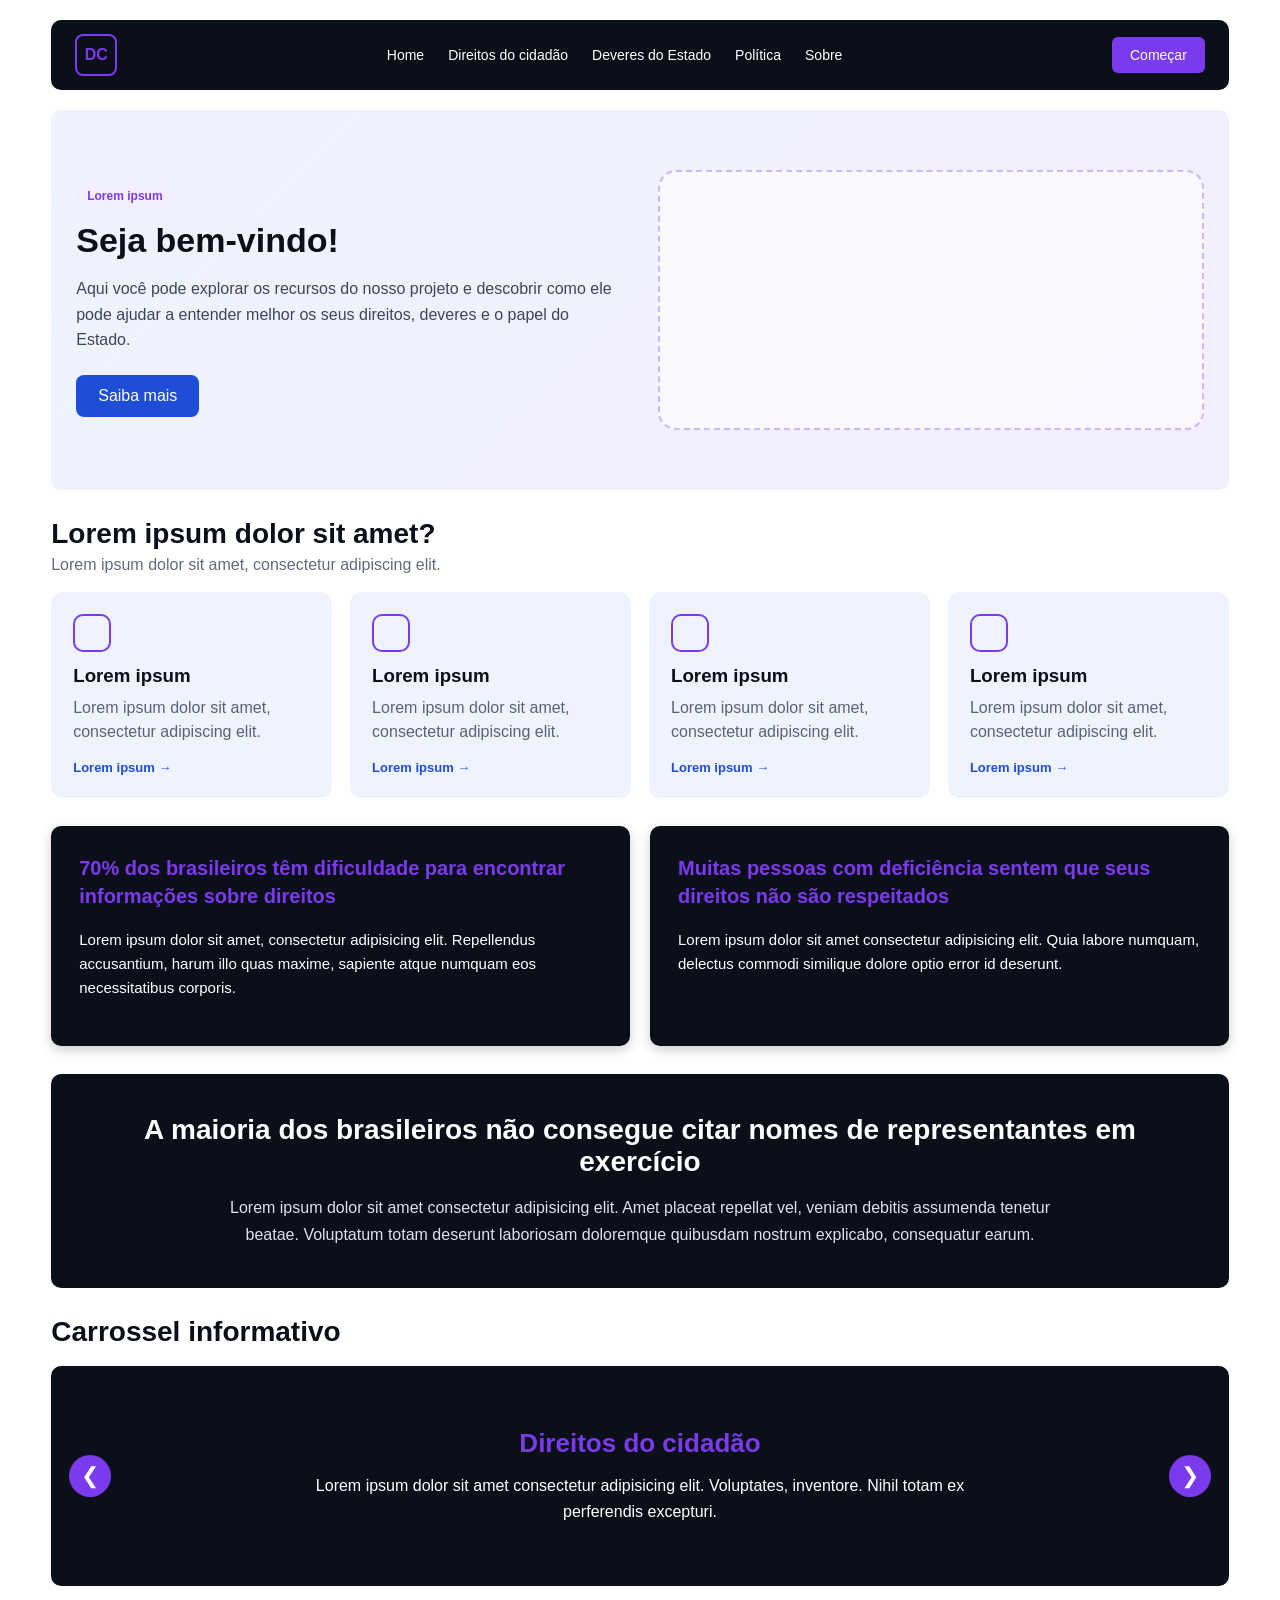
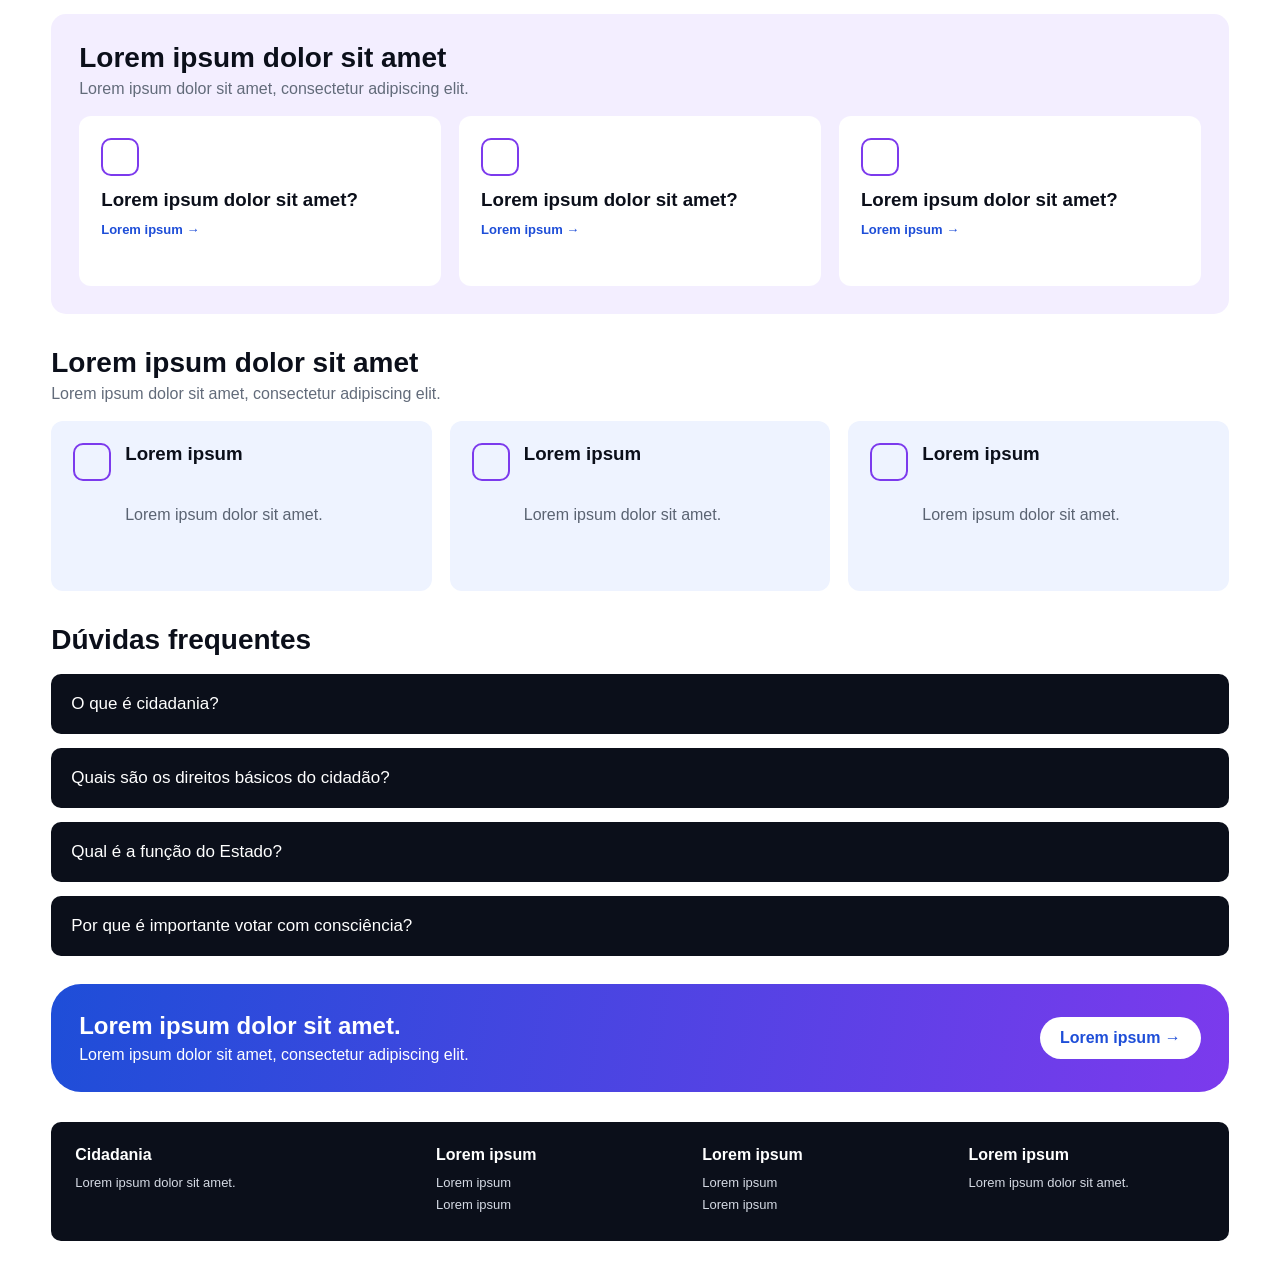
<file: index.html>
<!DOCTYPE html>
<html lang="pt-BR">
<head>
    <meta charset="UTF-8">
    <meta name="viewport" content="width=device-width, initial-scale=1.0">
    <title>Página Principal</title>
    <link rel="stylesheet" href="style.css">
</head>
<body>
    <header class="topo">
        <div class="logo">DC</div>

        <nav class="menu" id="menu">
            <a href="index.html">Home</a>
            <a href="direitos.html">Direitos do cidadão</a>
            <a href="deveres.html">Deveres do Estado</a>
            <a href="politica.html">Política</a>
            <a href="sobre.html">Sobre</a>
        </nav>

        <button class="menu-mobile" id="menu-mobile">☰</button>
        <a href="#" class="botao-topo">Começar</a>
    </header>

    <main>
        <section class="hero">
            <div class="hero-conteudo">
                <div>
                    <span class="etiqueta">Lorem ipsum</span>
                    <h1>Seja bem-vindo!</h1>
                    <p>
                        Aqui você pode explorar os recursos do nosso projeto e descobrir como ele pode
                        ajudar a entender melhor os seus direitos, deveres e o papel do Estado.
                    </p>
                    <a href="#" class="botao-principal">Saiba mais</a>
                </div>
                <div class="imagem-placeholder"></div>
            </div>
        </section>

        <section class="temas">
            <h2>Lorem ipsum dolor sit amet?</h2>
            <p class="subtitulo">Lorem ipsum dolor sit amet, consectetur adipiscing elit.</p>

            <div class="grade-temas">
                <article class="tema-card">
                    <div class="icone-placeholder"></div>
                    <h3>Lorem ipsum</h3>
                    <p>Lorem ipsum dolor sit amet, consectetur adipiscing elit.</p>
                    <a href="direitos.html">Lorem ipsum →</a>
                </article>

                <article class="tema-card">
                    <div class="icone-placeholder"></div>
                    <h3>Lorem ipsum</h3>
                    <p>Lorem ipsum dolor sit amet, consectetur adipiscing elit.</p>
                    <a href="deveres.html">Lorem ipsum →</a>
                </article>

                <article class="tema-card">
                    <div class="icone-placeholder"></div>
                    <h3>Lorem ipsum</h3>
                    <p>Lorem ipsum dolor sit amet, consectetur adipiscing elit.</p>
                    <a href="politica.html">Lorem ipsum →</a>
                </article>

                <article class="tema-card">
                    <div class="icone-placeholder"></div>
                    <h3>Lorem ipsum</h3>
                    <p>Lorem ipsum dolor sit amet, consectetur adipiscing elit.</p>
                    <a href="sobre.html">Lorem ipsum →</a>
                </article>
            </div>
        </section>

        <section class="cards-info">
            <div class="card">
                <h2>70% dos brasileiros têm dificuldade para encontrar informações sobre direitos</h2>
                <p>
                    Lorem ipsum dolor sit amet, consectetur adipisicing elit. Repellendus
                    accusantium, harum illo quas maxime, sapiente atque numquam eos
                    necessitatibus corporis.
                </p>
            </div>

            <div class="card">
                <h2>Muitas pessoas com deficiência sentem que seus direitos não são respeitados</h2>
                <p>
                    Lorem ipsum dolor sit amet consectetur adipisicing elit. Quia labore
                    numquam, delectus commodi similique dolore optio error id deserunt.
                </p>
            </div>
        </section>

        <section class="destaque">
            <h2>A maioria dos brasileiros não consegue citar nomes de representantes em exercício</h2>
            <p>
                Lorem ipsum dolor sit amet consectetur adipisicing elit. Amet placeat repellat
                vel, veniam debitis assumenda tenetur beatae. Voluptatum totam deserunt
                laboriosam doloremque quibusdam nostrum explicabo, consequatur earum.
            </p>
        </section>

        <section class="carrossel-section">
            <h2>Carrossel informativo</h2>

            <div class="carrossel">
                <button class="seta" id="anterior">&#10094;</button>

                <div class="slide ativo">
                    <h3>Direitos do cidadão</h3>
                    <p>
                        Lorem ipsum dolor sit amet consectetur adipisicing elit. Voluptates,
                        inventore. Nihil totam ex perferendis excepturi.
                    </p>
                </div>

                <div class="slide">
                    <h3>Deveres do Estado</h3>
                    <p>
                        Lorem ipsum dolor sit amet consectetur adipisicing elit. Pariatur
                        laboriosam molestias quas rem fugiat voluptas at beatae.
                    </p>
                </div>

                <div class="slide">
                    <h3>Participação política</h3>
                    <p>
                        Lorem ipsum dolor sit amet consectetur adipisicing elit. Officia
                        molestiae ipsam, ab nemo velit quia dignissimos.
                    </p>
                </div>

                <button class="seta" id="proximo">&#10095;</button>
            </div>
        </section>

        <section class="cotidiano">
            <div class="secao-cabecalho">
                <h2>Lorem ipsum dolor sit amet</h2>
                <p>Lorem ipsum dolor sit amet, consectetur adipiscing elit.</p>
            </div>

            <div class="grade-cotidiano">
                <article class="cotidiano-card">
                    <div class="icone-placeholder"></div>
                    <h3>Lorem ipsum dolor sit amet?</h3>
                    <a href="#">Lorem ipsum →</a>
                </article>

                <article class="cotidiano-card">
                    <div class="icone-placeholder"></div>
                    <h3>Lorem ipsum dolor sit amet?</h3>
                    <a href="#">Lorem ipsum →</a>
                </article>

                <article class="cotidiano-card">
                    <div class="icone-placeholder"></div>
                    <h3>Lorem ipsum dolor sit amet?</h3>
                    <a href="#">Lorem ipsum →</a>
                </article>
            </div>
        </section>

        <section class="dados">
            <h2>Lorem ipsum dolor sit amet</h2>
            <p class="subtitulo">Lorem ipsum dolor sit amet, consectetur adipiscing elit.</p>

            <div class="grade-dados">
                <article>
                    <div class="icone-placeholder"></div>
                    <h3>Lorem ipsum</h3>
                    <p>Lorem ipsum dolor sit amet.</p>
                </article>

                <article>
                    <div class="icone-placeholder"></div>
                    <h3>Lorem ipsum</h3>
                    <p>Lorem ipsum dolor sit amet.</p>
                </article>

                <article>
                    <div class="icone-placeholder"></div>
                    <h3>Lorem ipsum</h3>
                    <p>Lorem ipsum dolor sit amet.</p>
                </article>
            </div>
        </section>

        <section class="faq">
            <h2>Dúvidas frequentes</h2>

            <div class="faq-item">
                <button class="faq-pergunta">O que é cidadania?</button>
                <div class="faq-resposta">
                    <p>
                        Lorem ipsum dolor sit amet consectetur adipisicing elit. Officia,
                        natus? Voluptatem adipisci reprehenderit sed harum.
                    </p>
                </div>
            </div>

            <div class="faq-item">
                <button class="faq-pergunta">Quais são os direitos básicos do cidadão?</button>
                <div class="faq-resposta">
                    <p>
                        Lorem ipsum dolor sit amet consectetur adipisicing elit. Corrupti
                        perspiciatis cum, saepe animi amet eligendi.
                    </p>
                </div>
            </div>

            <div class="faq-item">
                <button class="faq-pergunta">Qual é a função do Estado?</button>
                <div class="faq-resposta">
                    <p>
                        Lorem ipsum dolor sit amet consectetur adipisicing elit. Recusandae
                        deleniti iste porro exercitationem labore quisquam.
                    </p>
                </div>
            </div>

            <div class="faq-item">
                <button class="faq-pergunta">Por que é importante votar com consciência?</button>
                <div class="faq-resposta">
                    <p>
                        Lorem ipsum dolor sit amet consectetur adipisicing elit. Assumenda,
                        reprehenderit. Qui tenetur impedit nisi nam.
                    </p>
                </div>
            </div>
        </section>

        <section class="faixa-final">
            <div>
                <h2>Lorem ipsum dolor sit amet.</h2>
                <p>Lorem ipsum dolor sit amet, consectetur adipiscing elit.</p>
            </div>
            <a href="#" class="botao-claro">Lorem ipsum →</a>
        </section>
    </main>

    <footer class="rodape rodape-completo">
        <div>
            <strong>Cidadania</strong>
            <p>Lorem ipsum dolor sit amet.</p>
        </div>

        <div>
            <strong>Lorem ipsum</strong>
            <a href="#">Lorem ipsum</a>
            <a href="#">Lorem ipsum</a>
        </div>

        <div>
            <strong>Lorem ipsum</strong>
            <a href="#">Lorem ipsum</a>
            <a href="#">Lorem ipsum</a>
        </div>

        <div>
            <strong>Lorem ipsum</strong>
            <p>Lorem ipsum dolor sit amet.</p>
        </div>
    </footer>

    <script src="script.js"></script>
</body>
</html>
</file>
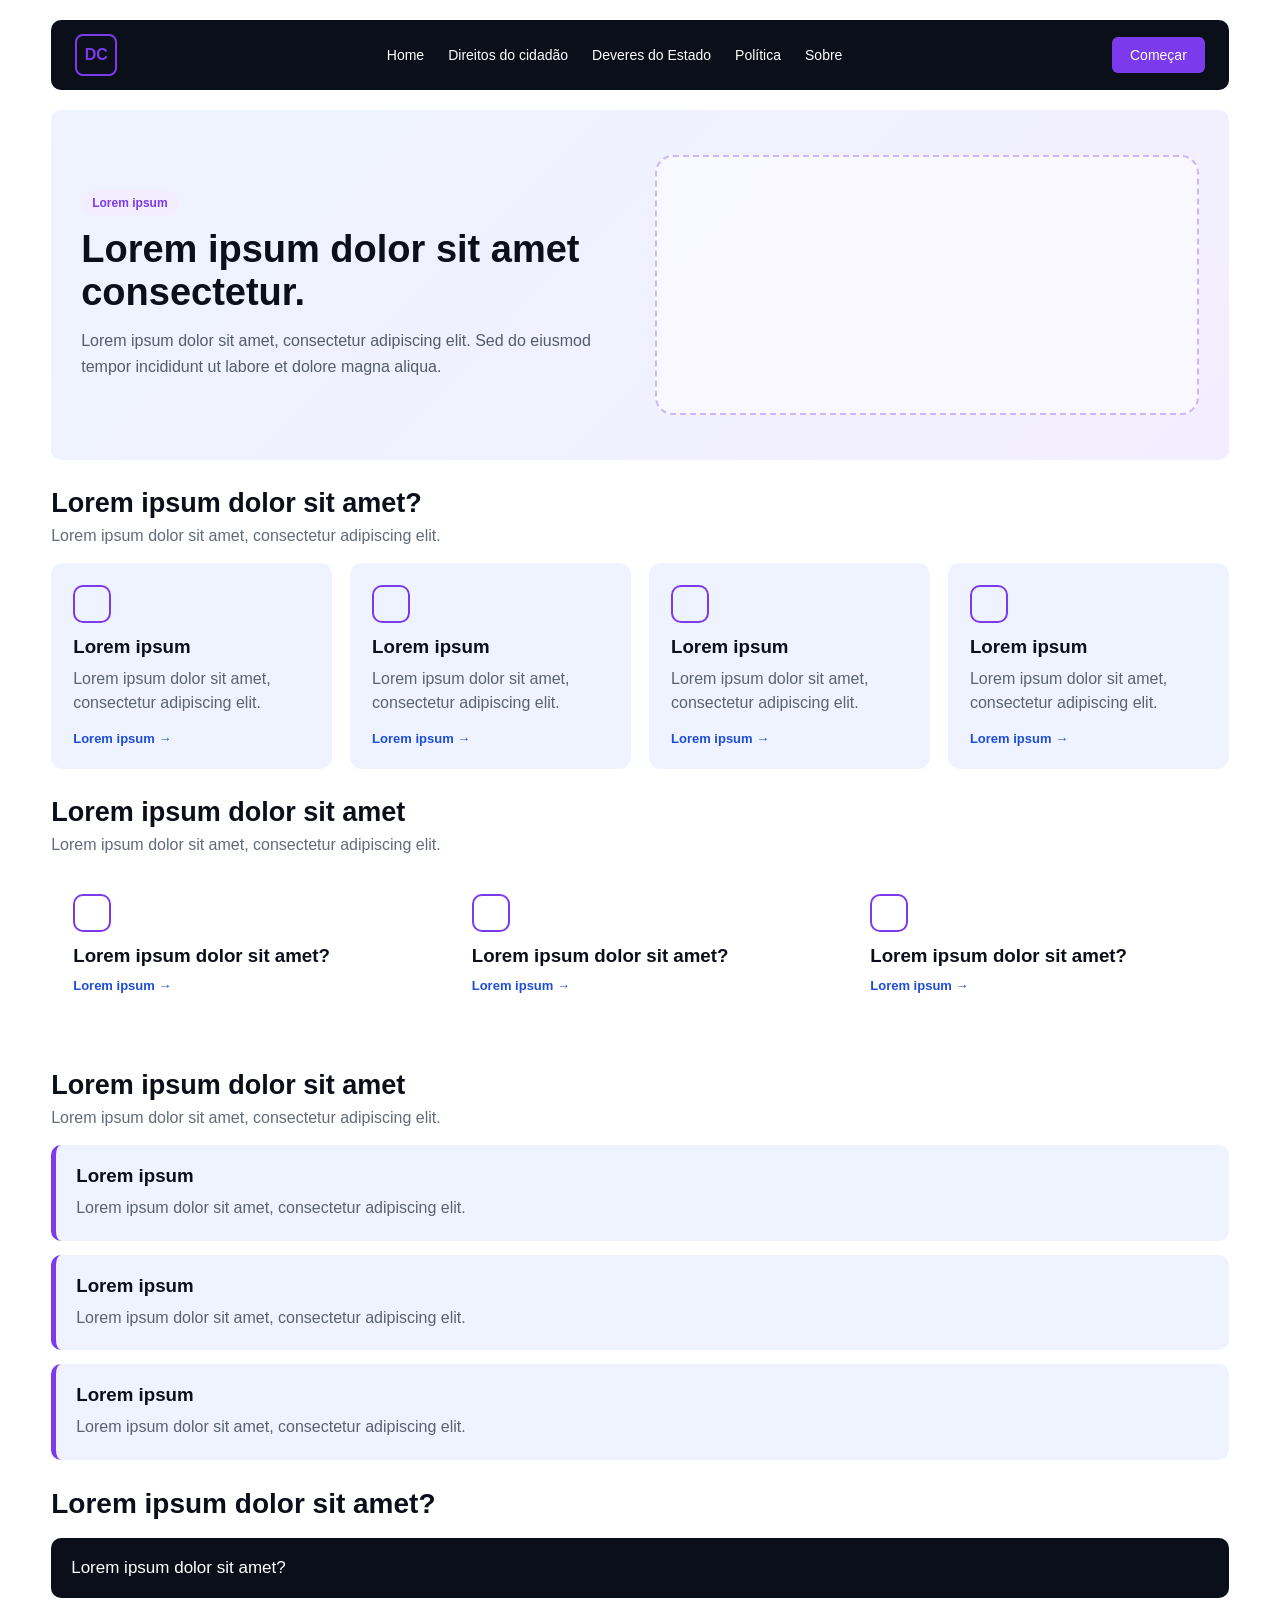
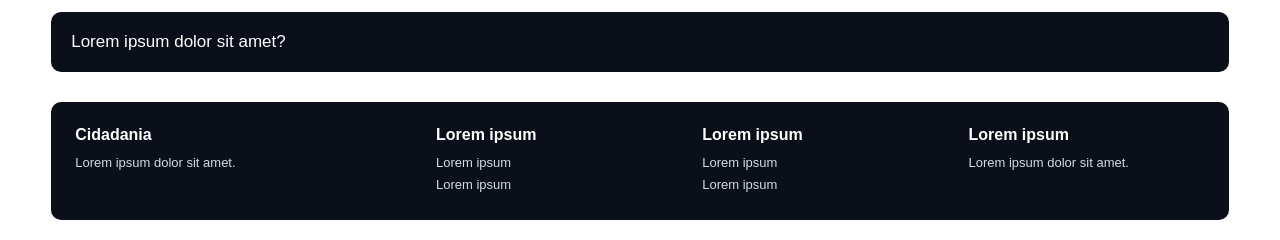
<file: deveres.html>
<!DOCTYPE html>
<html lang="pt-BR">
<head>
    <meta charset="UTF-8">
    <meta name="viewport" content="width=device-width, initial-scale=1.0">
    <title>Deveres</title>
    <link rel="stylesheet" href="style.css">
</head>
<body>
    <header class="topo">
        <div class="logo">DC</div>

        <nav class="menu" id="menu">
            <a href="index.html">Home</a>
            <a href="direitos.html">Direitos do cidadão</a>
            <a href="deveres.html">Deveres do Estado</a>
            <a href="politica.html">Política</a>
            <a href="sobre.html">Sobre</a>
        </nav>

        <button class="menu-mobile" id="menu-mobile">☰</button>
        <a href="#" class="botao-topo">Começar</a>
    </header>

    <main>
        <section class="pagina-hero">
            <div>
                <span class="etiqueta">Lorem ipsum</span>
                <h1>Lorem ipsum dolor sit amet consectetur.</h1>
                <p>Lorem ipsum dolor sit amet, consectetur adipiscing elit. Sed do eiusmod tempor incididunt ut labore et dolore magna aliqua.</p>
            </div>
            <div class="imagem-placeholder"></div>
        </section>

        <section class="pagina-secao">
            <h2>Lorem ipsum dolor sit amet?</h2>
            <p>Lorem ipsum dolor sit amet, consectetur adipiscing elit.</p>

            <div class="grade-temas">
                <article class="tema-card">
                    <div class="icone-placeholder"></div>
                    <h3>Lorem ipsum</h3>
                    <p>Lorem ipsum dolor sit amet, consectetur adipiscing elit.</p>
                    <a href="#">Lorem ipsum →</a>
                </article>

                <article class="tema-card">
                    <div class="icone-placeholder"></div>
                    <h3>Lorem ipsum</h3>
                    <p>Lorem ipsum dolor sit amet, consectetur adipiscing elit.</p>
                    <a href="#">Lorem ipsum →</a>
                </article>

                <article class="tema-card">
                    <div class="icone-placeholder"></div>
                    <h3>Lorem ipsum</h3>
                    <p>Lorem ipsum dolor sit amet, consectetur adipiscing elit.</p>
                    <a href="#">Lorem ipsum →</a>
                </article>

                <article class="tema-card">
                    <div class="icone-placeholder"></div>
                    <h3>Lorem ipsum</h3>
                    <p>Lorem ipsum dolor sit amet, consectetur adipiscing elit.</p>
                    <a href="#">Lorem ipsum →</a>
                </article>
            </div>
        </section>

        <section class="pagina-secao">
            <h2>Lorem ipsum dolor sit amet</h2>
            <p>Lorem ipsum dolor sit amet, consectetur adipiscing elit.</p>

            <div class="grade-cotidiano">
                <article class="cotidiano-card">
                    <div class="icone-placeholder"></div>
                    <h3>Lorem ipsum dolor sit amet?</h3>
                    <a href="#">Lorem ipsum →</a>
                </article>

                <article class="cotidiano-card">
                    <div class="icone-placeholder"></div>
                    <h3>Lorem ipsum dolor sit amet?</h3>
                    <a href="#">Lorem ipsum →</a>
                </article>

                <article class="cotidiano-card">
                    <div class="icone-placeholder"></div>
                    <h3>Lorem ipsum dolor sit amet?</h3>
                    <a href="#">Lorem ipsum →</a>
                </article>
            </div>
        </section>

        <section class="pagina-secao">
            <h2>Lorem ipsum dolor sit amet</h2>
            <p>Lorem ipsum dolor sit amet, consectetur adipiscing elit.</p>

            <div class="lista-blocos">
                <div class="bloco">
                    <h3>Lorem ipsum</h3>
                    <p>Lorem ipsum dolor sit amet, consectetur adipiscing elit.</p>
                </div>

                <div class="bloco">
                    <h3>Lorem ipsum</h3>
                    <p>Lorem ipsum dolor sit amet, consectetur adipiscing elit.</p>
                </div>

                <div class="bloco">
                    <h3>Lorem ipsum</h3>
                    <p>Lorem ipsum dolor sit amet, consectetur adipiscing elit.</p>
                </div>
            </div>
        </section>

        <section class="faq">
            <h2>Lorem ipsum dolor sit amet?</h2>

            <div class="faq-item">
                <button class="faq-pergunta">Lorem ipsum dolor sit amet?</button>
                <div class="faq-resposta">
                    <p>Lorem ipsum dolor sit amet, consectetur adipiscing elit.</p>
                </div>
            </div>

            <div class="faq-item">
                <button class="faq-pergunta">Lorem ipsum dolor sit amet?</button>
                <div class="faq-resposta">
                    <p>Lorem ipsum dolor sit amet, consectetur adipiscing elit.</p>
                </div>
            </div>
        </section>
    </main>

    <footer class="rodape rodape-completo">
        <div>
            <strong>Cidadania</strong>
            <p>Lorem ipsum dolor sit amet.</p>
        </div>
        <div>
            <strong>Lorem ipsum</strong>
            <a href="#">Lorem ipsum</a>
            <a href="#">Lorem ipsum</a>
        </div>
        <div>
            <strong>Lorem ipsum</strong>
            <a href="#">Lorem ipsum</a>
            <a href="#">Lorem ipsum</a>
        </div>
        <div>
            <strong>Lorem ipsum</strong>
            <p>Lorem ipsum dolor sit amet.</p>
        </div>
    </footer>

    <script src="script.js"></script>
</body>
</html>
</file>
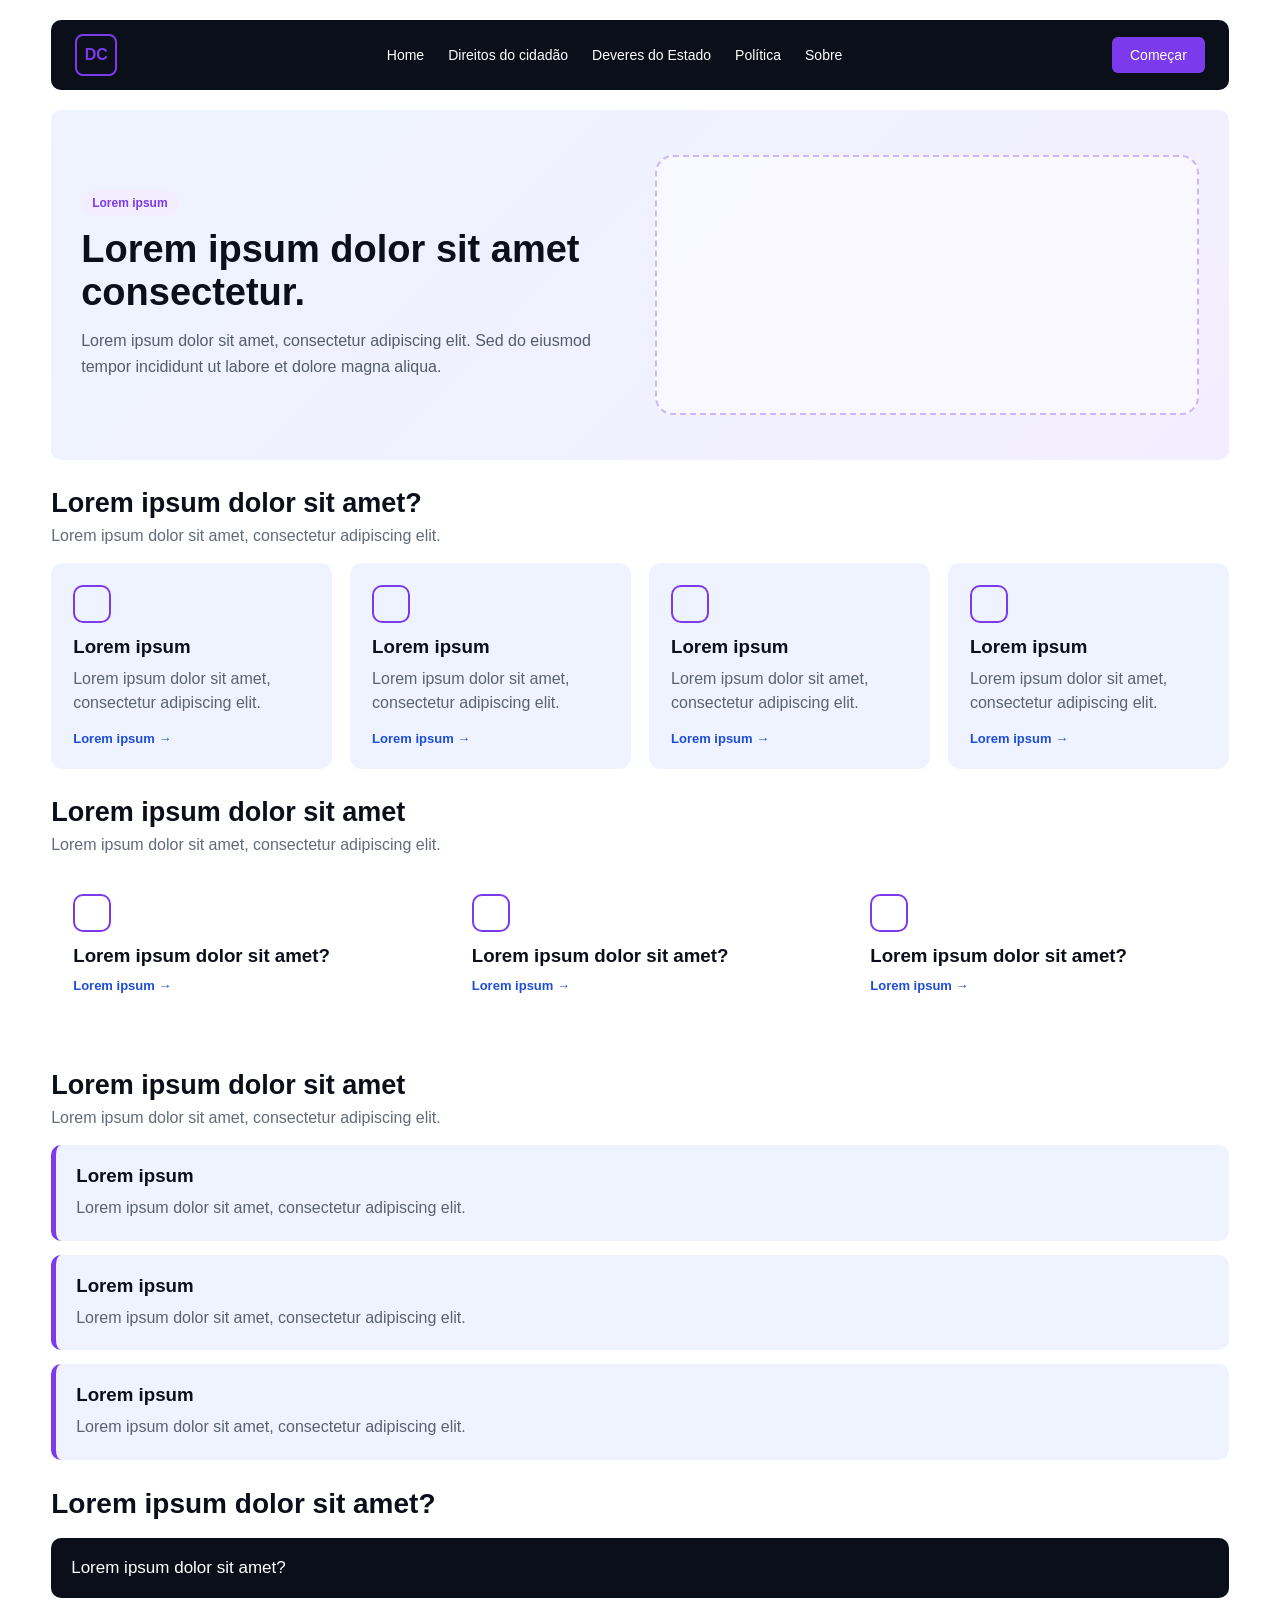
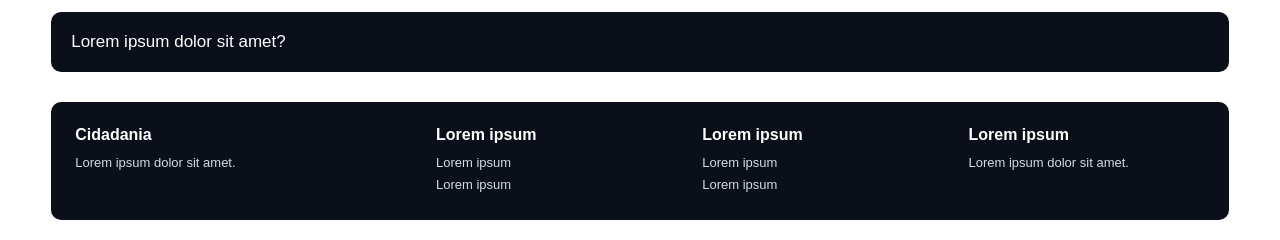
<file: direitos.html>
<!DOCTYPE html>
<html lang="pt-BR">
<head>
    <meta charset="UTF-8">
    <meta name="viewport" content="width=device-width, initial-scale=1.0">
    <title>Direitos</title>
    <link rel="stylesheet" href="style.css">
</head>
<body>
    <header class="topo">
        <div class="logo">DC</div>

        <nav class="menu" id="menu">
            <a href="index.html">Home</a>
            <a href="direitos.html">Direitos do cidadão</a>
            <a href="deveres.html">Deveres do Estado</a>
            <a href="politica.html">Política</a>
            <a href="sobre.html">Sobre</a>
        </nav>

        <button class="menu-mobile" id="menu-mobile">☰</button>
        <a href="#" class="botao-topo">Começar</a>
    </header>

    <main>
        <section class="pagina-hero">
            <div>
                <span class="etiqueta">Lorem ipsum</span>
                <h1>Lorem ipsum dolor sit amet consectetur.</h1>
                <p>Lorem ipsum dolor sit amet, consectetur adipiscing elit. Sed do eiusmod tempor incididunt ut labore et dolore magna aliqua.</p>
            </div>
            <div class="imagem-placeholder"></div>
        </section>

        <section class="pagina-secao">
            <h2>Lorem ipsum dolor sit amet?</h2>
            <p>Lorem ipsum dolor sit amet, consectetur adipiscing elit.</p>

            <div class="grade-temas">
                <article class="tema-card">
                    <div class="icone-placeholder"></div>
                    <h3>Lorem ipsum</h3>
                    <p>Lorem ipsum dolor sit amet, consectetur adipiscing elit.</p>
                    <a href="#">Lorem ipsum →</a>
                </article>

                <article class="tema-card">
                    <div class="icone-placeholder"></div>
                    <h3>Lorem ipsum</h3>
                    <p>Lorem ipsum dolor sit amet, consectetur adipiscing elit.</p>
                    <a href="#">Lorem ipsum →</a>
                </article>

                <article class="tema-card">
                    <div class="icone-placeholder"></div>
                    <h3>Lorem ipsum</h3>
                    <p>Lorem ipsum dolor sit amet, consectetur adipiscing elit.</p>
                    <a href="#">Lorem ipsum →</a>
                </article>

                <article class="tema-card">
                    <div class="icone-placeholder"></div>
                    <h3>Lorem ipsum</h3>
                    <p>Lorem ipsum dolor sit amet, consectetur adipiscing elit.</p>
                    <a href="#">Lorem ipsum →</a>
                </article>
            </div>
        </section>

        <section class="pagina-secao">
            <h2>Lorem ipsum dolor sit amet</h2>
            <p>Lorem ipsum dolor sit amet, consectetur adipiscing elit.</p>

            <div class="grade-cotidiano">
                <article class="cotidiano-card">
                    <div class="icone-placeholder"></div>
                    <h3>Lorem ipsum dolor sit amet?</h3>
                    <a href="#">Lorem ipsum →</a>
                </article>

                <article class="cotidiano-card">
                    <div class="icone-placeholder"></div>
                    <h3>Lorem ipsum dolor sit amet?</h3>
                    <a href="#">Lorem ipsum →</a>
                </article>

                <article class="cotidiano-card">
                    <div class="icone-placeholder"></div>
                    <h3>Lorem ipsum dolor sit amet?</h3>
                    <a href="#">Lorem ipsum →</a>
                </article>
            </div>
        </section>

        <section class="pagina-secao">
            <h2>Lorem ipsum dolor sit amet</h2>
            <p>Lorem ipsum dolor sit amet, consectetur adipiscing elit.</p>

            <div class="lista-blocos">
                <div class="bloco">
                    <h3>Lorem ipsum</h3>
                    <p>Lorem ipsum dolor sit amet, consectetur adipiscing elit.</p>
                </div>

                <div class="bloco">
                    <h3>Lorem ipsum</h3>
                    <p>Lorem ipsum dolor sit amet, consectetur adipiscing elit.</p>
                </div>

                <div class="bloco">
                    <h3>Lorem ipsum</h3>
                    <p>Lorem ipsum dolor sit amet, consectetur adipiscing elit.</p>
                </div>
            </div>
        </section>

        <section class="faq">
            <h2>Lorem ipsum dolor sit amet?</h2>

            <div class="faq-item">
                <button class="faq-pergunta">Lorem ipsum dolor sit amet?</button>
                <div class="faq-resposta">
                    <p>Lorem ipsum dolor sit amet, consectetur adipiscing elit.</p>
                </div>
            </div>

            <div class="faq-item">
                <button class="faq-pergunta">Lorem ipsum dolor sit amet?</button>
                <div class="faq-resposta">
                    <p>Lorem ipsum dolor sit amet, consectetur adipiscing elit.</p>
                </div>
            </div>
        </section>
    </main>

    <footer class="rodape rodape-completo">
        <div>
            <strong>Cidadania</strong>
            <p>Lorem ipsum dolor sit amet.</p>
        </div>
        <div>
            <strong>Lorem ipsum</strong>
            <a href="#">Lorem ipsum</a>
            <a href="#">Lorem ipsum</a>
        </div>
        <div>
            <strong>Lorem ipsum</strong>
            <a href="#">Lorem ipsum</a>
            <a href="#">Lorem ipsum</a>
        </div>
        <div>
            <strong>Lorem ipsum</strong>
            <p>Lorem ipsum dolor sit amet.</p>
        </div>
    </footer>

    <script src="script.js"></script>
</body>
</html>
</file>
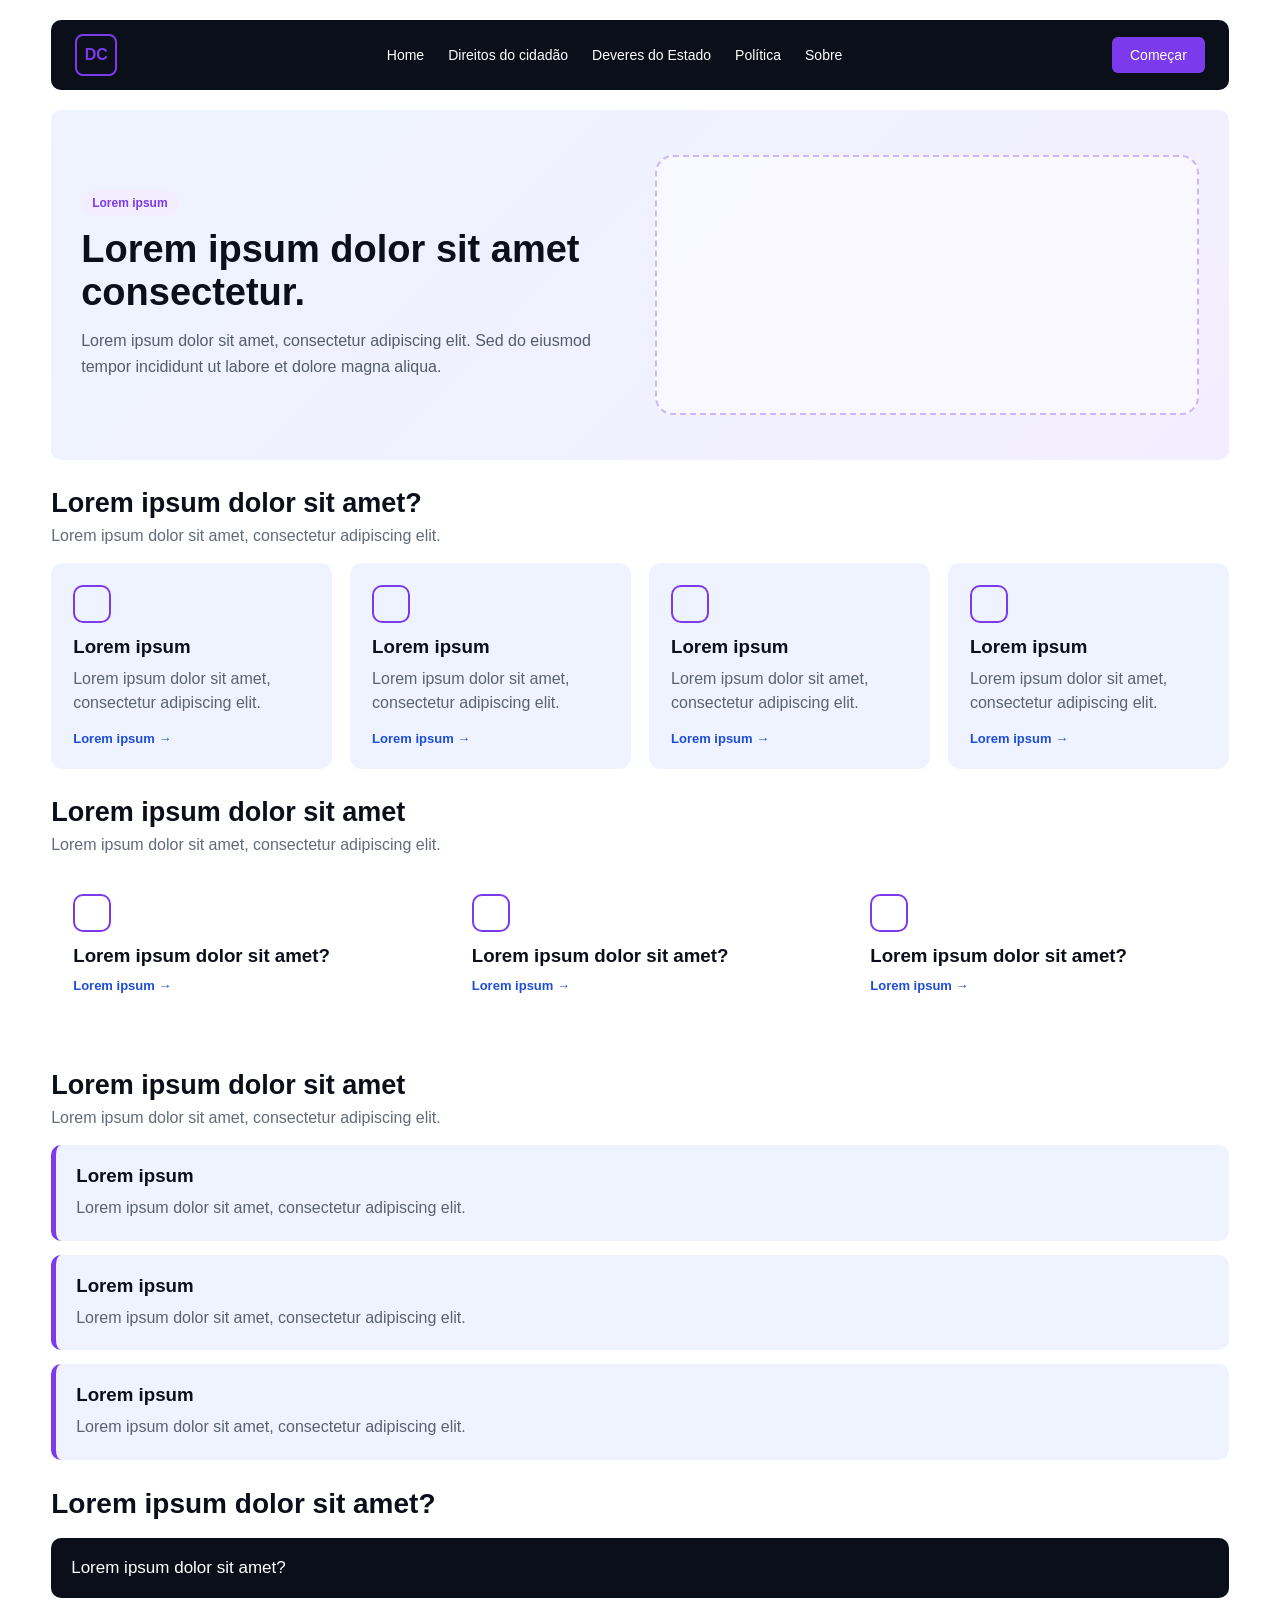
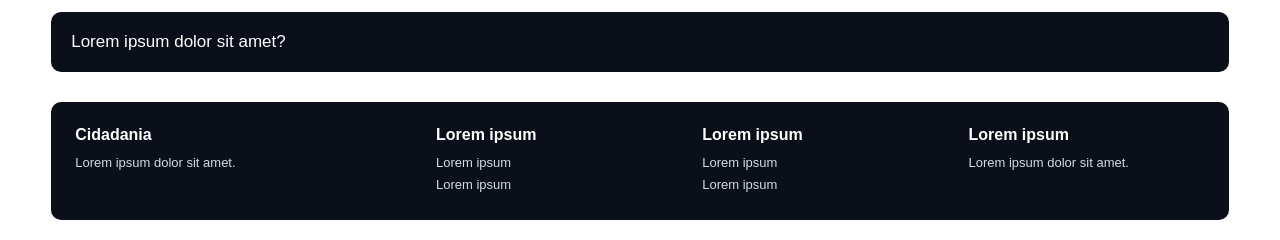
<file: politica.html>
<!DOCTYPE html>
<html lang="pt-BR">
<head>
    <meta charset="UTF-8">
    <meta name="viewport" content="width=device-width, initial-scale=1.0">
    <title>Política</title>
    <link rel="stylesheet" href="style.css">
</head>
<body>
    <header class="topo">
        <div class="logo">DC</div>

        <nav class="menu" id="menu">
            <a href="index.html">Home</a>
            <a href="direitos.html">Direitos do cidadão</a>
            <a href="deveres.html">Deveres do Estado</a>
            <a href="politica.html">Política</a>
            <a href="sobre.html">Sobre</a>
        </nav>

        <button class="menu-mobile" id="menu-mobile">☰</button>
        <a href="#" class="botao-topo">Começar</a>
    </header>

    <main>
        <section class="pagina-hero">
            <div>
                <span class="etiqueta">Lorem ipsum</span>
                <h1>Lorem ipsum dolor sit amet consectetur.</h1>
                <p>Lorem ipsum dolor sit amet, consectetur adipiscing elit. Sed do eiusmod tempor incididunt ut labore et dolore magna aliqua.</p>
            </div>
            <div class="imagem-placeholder"></div>
        </section>

        <section class="pagina-secao">
            <h2>Lorem ipsum dolor sit amet?</h2>
            <p>Lorem ipsum dolor sit amet, consectetur adipiscing elit.</p>

            <div class="grade-temas">
                <article class="tema-card">
                    <div class="icone-placeholder"></div>
                    <h3>Lorem ipsum</h3>
                    <p>Lorem ipsum dolor sit amet, consectetur adipiscing elit.</p>
                    <a href="#">Lorem ipsum →</a>
                </article>

                <article class="tema-card">
                    <div class="icone-placeholder"></div>
                    <h3>Lorem ipsum</h3>
                    <p>Lorem ipsum dolor sit amet, consectetur adipiscing elit.</p>
                    <a href="#">Lorem ipsum →</a>
                </article>

                <article class="tema-card">
                    <div class="icone-placeholder"></div>
                    <h3>Lorem ipsum</h3>
                    <p>Lorem ipsum dolor sit amet, consectetur adipiscing elit.</p>
                    <a href="#">Lorem ipsum →</a>
                </article>

                <article class="tema-card">
                    <div class="icone-placeholder"></div>
                    <h3>Lorem ipsum</h3>
                    <p>Lorem ipsum dolor sit amet, consectetur adipiscing elit.</p>
                    <a href="#">Lorem ipsum →</a>
                </article>
            </div>
        </section>

        <section class="pagina-secao">
            <h2>Lorem ipsum dolor sit amet</h2>
            <p>Lorem ipsum dolor sit amet, consectetur adipiscing elit.</p>

            <div class="grade-cotidiano">
                <article class="cotidiano-card">
                    <div class="icone-placeholder"></div>
                    <h3>Lorem ipsum dolor sit amet?</h3>
                    <a href="#">Lorem ipsum →</a>
                </article>

                <article class="cotidiano-card">
                    <div class="icone-placeholder"></div>
                    <h3>Lorem ipsum dolor sit amet?</h3>
                    <a href="#">Lorem ipsum →</a>
                </article>

                <article class="cotidiano-card">
                    <div class="icone-placeholder"></div>
                    <h3>Lorem ipsum dolor sit amet?</h3>
                    <a href="#">Lorem ipsum →</a>
                </article>
            </div>
        </section>

        <section class="pagina-secao">
            <h2>Lorem ipsum dolor sit amet</h2>
            <p>Lorem ipsum dolor sit amet, consectetur adipiscing elit.</p>

            <div class="lista-blocos">
                <div class="bloco">
                    <h3>Lorem ipsum</h3>
                    <p>Lorem ipsum dolor sit amet, consectetur adipiscing elit.</p>
                </div>

                <div class="bloco">
                    <h3>Lorem ipsum</h3>
                    <p>Lorem ipsum dolor sit amet, consectetur adipiscing elit.</p>
                </div>

                <div class="bloco">
                    <h3>Lorem ipsum</h3>
                    <p>Lorem ipsum dolor sit amet, consectetur adipiscing elit.</p>
                </div>
            </div>
        </section>

        <section class="faq">
            <h2>Lorem ipsum dolor sit amet?</h2>

            <div class="faq-item">
                <button class="faq-pergunta">Lorem ipsum dolor sit amet?</button>
                <div class="faq-resposta">
                    <p>Lorem ipsum dolor sit amet, consectetur adipiscing elit.</p>
                </div>
            </div>

            <div class="faq-item">
                <button class="faq-pergunta">Lorem ipsum dolor sit amet?</button>
                <div class="faq-resposta">
                    <p>Lorem ipsum dolor sit amet, consectetur adipiscing elit.</p>
                </div>
            </div>
        </section>
    </main>

    <footer class="rodape rodape-completo">
        <div>
            <strong>Cidadania</strong>
            <p>Lorem ipsum dolor sit amet.</p>
        </div>
        <div>
            <strong>Lorem ipsum</strong>
            <a href="#">Lorem ipsum</a>
            <a href="#">Lorem ipsum</a>
        </div>
        <div>
            <strong>Lorem ipsum</strong>
            <a href="#">Lorem ipsum</a>
            <a href="#">Lorem ipsum</a>
        </div>
        <div>
            <strong>Lorem ipsum</strong>
            <p>Lorem ipsum dolor sit amet.</p>
        </div>
    </footer>

    <script src="script.js"></script>
</body>
</html>
</file>
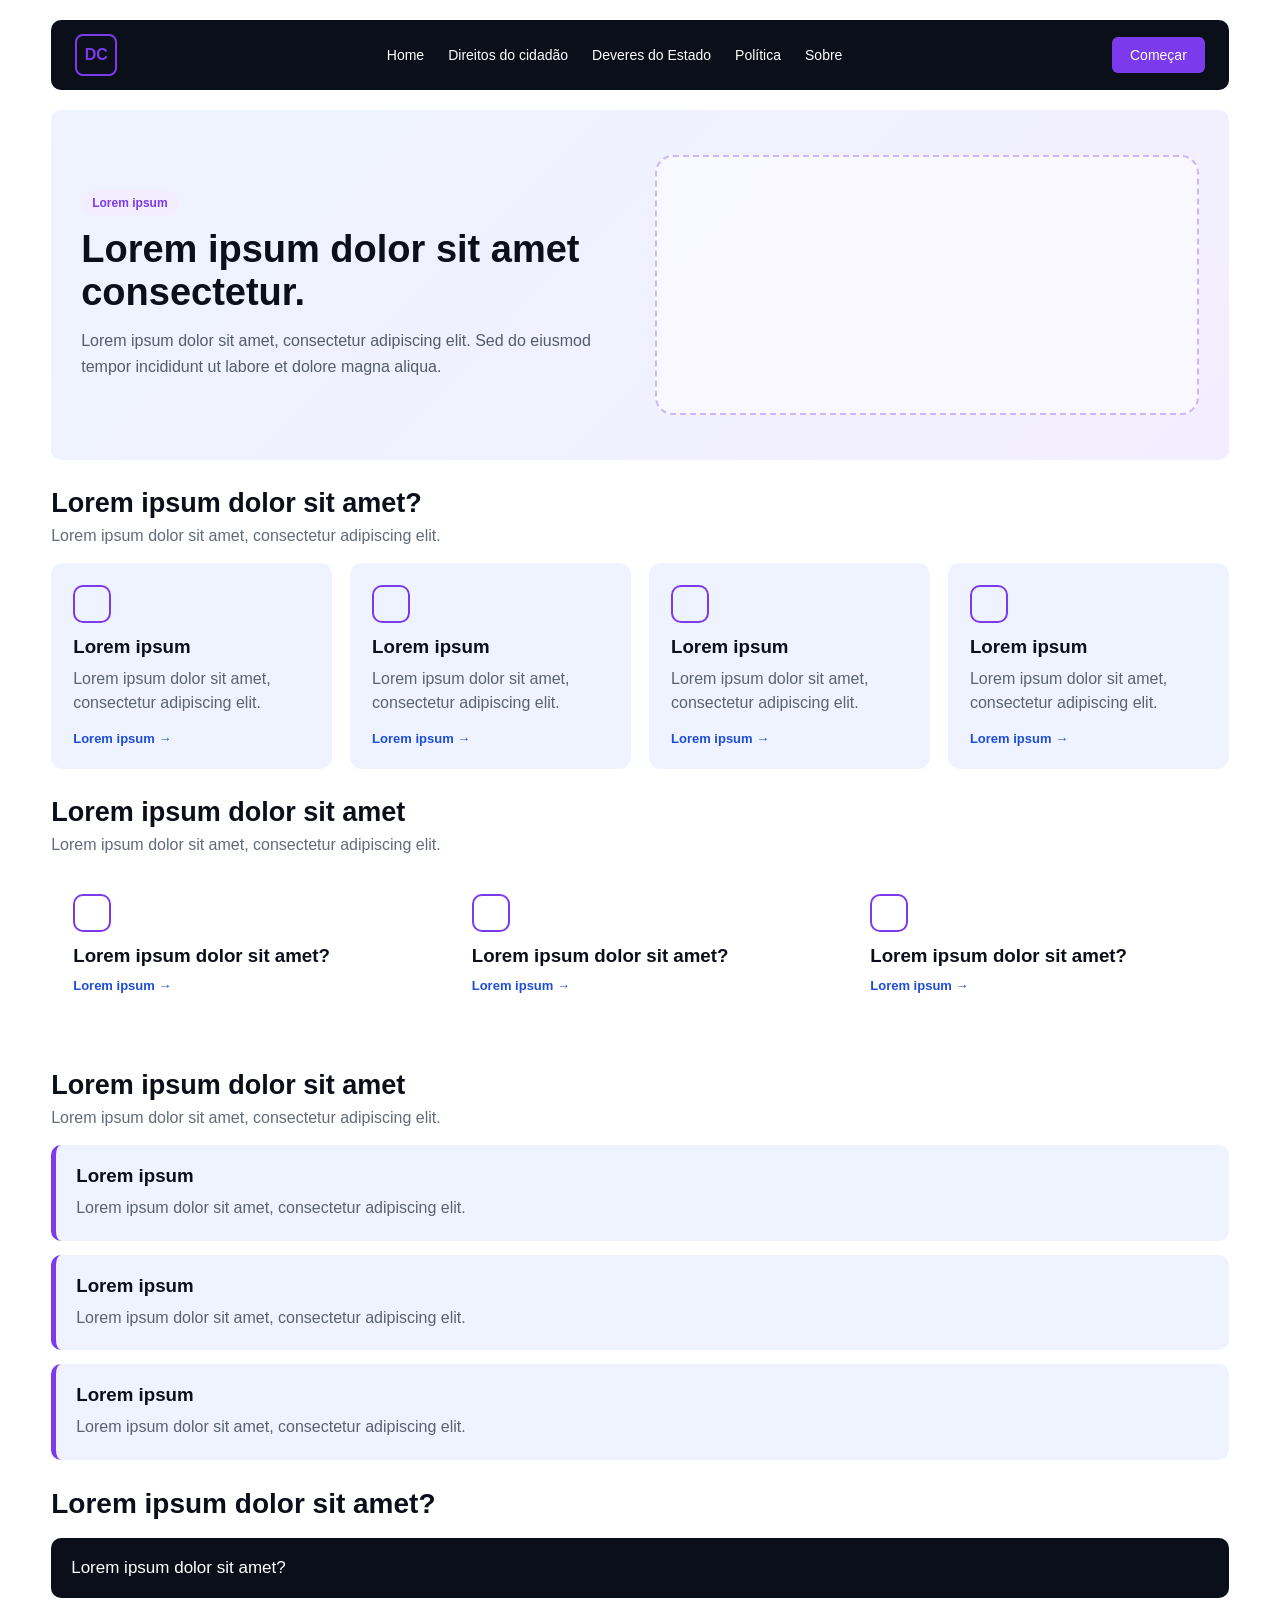
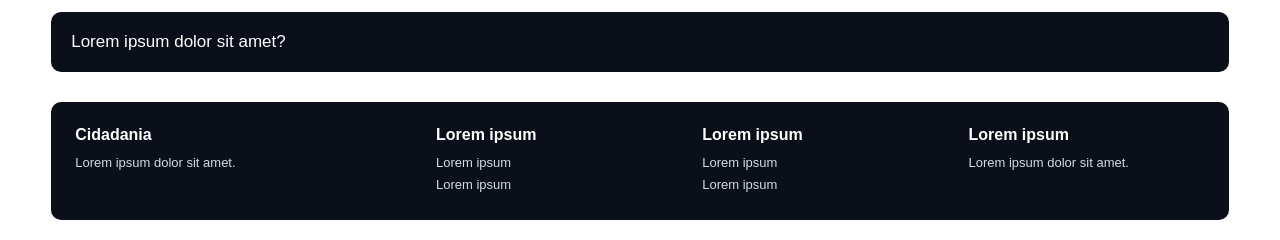
<file: sobre.html>
<!DOCTYPE html>
<html lang="pt-BR">
<head>
    <meta charset="UTF-8">
    <meta name="viewport" content="width=device-width, initial-scale=1.0">
    <title>Sobre</title>
    <link rel="stylesheet" href="style.css">
</head>
<body>
    <header class="topo">
        <div class="logo">DC</div>

        <nav class="menu" id="menu">
            <a href="index.html">Home</a>
            <a href="direitos.html">Direitos do cidadão</a>
            <a href="deveres.html">Deveres do Estado</a>
            <a href="politica.html">Política</a>
            <a href="sobre.html">Sobre</a>
        </nav>

        <button class="menu-mobile" id="menu-mobile">☰</button>
        <a href="#" class="botao-topo">Começar</a>
    </header>

    <main>
        <section class="pagina-hero">
            <div>
                <span class="etiqueta">Lorem ipsum</span>
                <h1>Lorem ipsum dolor sit amet consectetur.</h1>
                <p>Lorem ipsum dolor sit amet, consectetur adipiscing elit. Sed do eiusmod tempor incididunt ut labore et dolore magna aliqua.</p>
            </div>
            <div class="imagem-placeholder"></div>
        </section>

        <section class="pagina-secao">
            <h2>Lorem ipsum dolor sit amet?</h2>
            <p>Lorem ipsum dolor sit amet, consectetur adipiscing elit.</p>

            <div class="grade-temas">
                <article class="tema-card">
                    <div class="icone-placeholder"></div>
                    <h3>Lorem ipsum</h3>
                    <p>Lorem ipsum dolor sit amet, consectetur adipiscing elit.</p>
                    <a href="#">Lorem ipsum →</a>
                </article>

                <article class="tema-card">
                    <div class="icone-placeholder"></div>
                    <h3>Lorem ipsum</h3>
                    <p>Lorem ipsum dolor sit amet, consectetur adipiscing elit.</p>
                    <a href="#">Lorem ipsum →</a>
                </article>

                <article class="tema-card">
                    <div class="icone-placeholder"></div>
                    <h3>Lorem ipsum</h3>
                    <p>Lorem ipsum dolor sit amet, consectetur adipiscing elit.</p>
                    <a href="#">Lorem ipsum →</a>
                </article>

                <article class="tema-card">
                    <div class="icone-placeholder"></div>
                    <h3>Lorem ipsum</h3>
                    <p>Lorem ipsum dolor sit amet, consectetur adipiscing elit.</p>
                    <a href="#">Lorem ipsum →</a>
                </article>
            </div>
        </section>

        <section class="pagina-secao">
            <h2>Lorem ipsum dolor sit amet</h2>
            <p>Lorem ipsum dolor sit amet, consectetur adipiscing elit.</p>

            <div class="grade-cotidiano">
                <article class="cotidiano-card">
                    <div class="icone-placeholder"></div>
                    <h3>Lorem ipsum dolor sit amet?</h3>
                    <a href="#">Lorem ipsum →</a>
                </article>

                <article class="cotidiano-card">
                    <div class="icone-placeholder"></div>
                    <h3>Lorem ipsum dolor sit amet?</h3>
                    <a href="#">Lorem ipsum →</a>
                </article>

                <article class="cotidiano-card">
                    <div class="icone-placeholder"></div>
                    <h3>Lorem ipsum dolor sit amet?</h3>
                    <a href="#">Lorem ipsum →</a>
                </article>
            </div>
        </section>

        <section class="pagina-secao">
            <h2>Lorem ipsum dolor sit amet</h2>
            <p>Lorem ipsum dolor sit amet, consectetur adipiscing elit.</p>

            <div class="lista-blocos">
                <div class="bloco">
                    <h3>Lorem ipsum</h3>
                    <p>Lorem ipsum dolor sit amet, consectetur adipiscing elit.</p>
                </div>

                <div class="bloco">
                    <h3>Lorem ipsum</h3>
                    <p>Lorem ipsum dolor sit amet, consectetur adipiscing elit.</p>
                </div>

                <div class="bloco">
                    <h3>Lorem ipsum</h3>
                    <p>Lorem ipsum dolor sit amet, consectetur adipiscing elit.</p>
                </div>
            </div>
        </section>

        <section class="faq">
            <h2>Lorem ipsum dolor sit amet?</h2>

            <div class="faq-item">
                <button class="faq-pergunta">Lorem ipsum dolor sit amet?</button>
                <div class="faq-resposta">
                    <p>Lorem ipsum dolor sit amet, consectetur adipiscing elit.</p>
                </div>
            </div>

            <div class="faq-item">
                <button class="faq-pergunta">Lorem ipsum dolor sit amet?</button>
                <div class="faq-resposta">
                    <p>Lorem ipsum dolor sit amet, consectetur adipiscing elit.</p>
                </div>
            </div>
        </section>
    </main>

    <footer class="rodape rodape-completo">
        <div>
            <strong>Cidadania</strong>
            <p>Lorem ipsum dolor sit amet.</p>
        </div>
        <div>
            <strong>Lorem ipsum</strong>
            <a href="#">Lorem ipsum</a>
            <a href="#">Lorem ipsum</a>
        </div>
        <div>
            <strong>Lorem ipsum</strong>
            <a href="#">Lorem ipsum</a>
            <a href="#">Lorem ipsum</a>
        </div>
        <div>
            <strong>Lorem ipsum</strong>
            <p>Lorem ipsum dolor sit amet.</p>
        </div>
    </footer>

    <script src="script.js"></script>
</body>
</html>
</file>
<file: style.css>
* {
    margin: 0;
    padding: 0;
    box-sizing: border-box;
    font-family: Arial, sans-serif;
}

:root {
    --preto: #0B0F1A;
    --azul: #1E4ED8;
    --branco: #FFFFFF;
    --roxo: #7C3AED;
    --azul-claro: #EEF3FF;
    --roxo-claro: #F3EEFF;
}

body {
    background-color: var(--branco);
    color: var(--preto);
}

.topo {
    width: 92%;
    margin: 20px auto;
    background-color: var(--preto);
    display: flex;
    justify-content: space-between;
    align-items: center;
    padding: 14px 24px;
    border-radius: 10px;
    gap: 20px;
}

.logo {
    width: 42px;
    height: 42px;
    border: 2px solid var(--roxo);
    color: var(--roxo);
    display: flex;
    align-items: center;
    justify-content: center;
    border-radius: 8px;
    font-weight: bold;
}

.menu {
    display: flex;
    gap: 24px;
    flex-wrap: wrap;
}

.menu a {
    text-decoration: none;
    color: var(--branco);
    font-size: 14px;
    transition: 0.3s;
}

.menu a:hover {
    color: var(--roxo);
}

.menu-mobile {
    display: none;
    background: transparent;
    border: 0;
    color: var(--branco);
    font-size: 24px;
    cursor: pointer;
}

.botao-topo {
    text-decoration: none;
    background-color: var(--roxo);
    color: var(--branco);
    padding: 10px 18px;
    border-radius: 6px;
    font-size: 14px;
    transition: 0.3s;
}

.botao-topo:hover {
    background-color: var(--azul);
}

main {
    width: 92%;
    margin: auto;
}

.hero {
    background: linear-gradient(135deg, var(--azul-claro), var(--roxo-claro));
    padding: 60px 25px;
    border-radius: 10px;
    margin-bottom: 28px;
}

.hero-conteudo {
    display: grid;
    grid-template-columns: 1fr 1fr;
    align-items: center;
    gap: 35px;
}

.hero h1 {
    font-size: 34px;
    margin-bottom: 16px;
    color: var(--preto);
}

.hero p {
    max-width: 700px;
    margin-bottom: 22px;
    line-height: 1.6;
    color: #3E4555;
}

.etiqueta {
    display: inline-block;
    background-color: var(--roxo-claro);
    color: var(--roxo);
    padding: 6px 11px;
    border-radius: 15px;
    font-size: 12px;
    font-weight: bold;
    margin-bottom: 12px;
}

.imagem-placeholder {
    min-height: 260px;
    border: 2px dashed rgba(124, 58, 237, 0.35);
    border-radius: 18px;
    background-color: rgba(255, 255, 255, 0.55);
}

.botao-principal {
    display: inline-block;
    text-decoration: none;
    background-color: var(--azul);
    color: var(--branco);
    padding: 12px 22px;
    border-radius: 8px;
    transition: 0.3s;
}

.botao-principal:hover {
    background-color: var(--roxo);
    transform: scale(1.05);
}

.temas,
.cotidiano,
.dados {
    margin-bottom: 28px;
}

.temas h2,
.cotidiano h2,
.dados h2 {
    font-size: 28px;
    margin-bottom: 6px;
    color: var(--preto);
}

.subtitulo,
.secao-cabecalho p {
    color: #626B7A;
    margin-bottom: 18px;
}

.grade-temas {
    display: grid;
    grid-template-columns: repeat(4, 1fr);
    gap: 18px;
}

.tema-card,
.cotidiano-card,
.grade-dados article {
    background-color: var(--azul-claro);
    padding: 22px;
    border-radius: 12px;
    min-height: 170px;
}

.icone-placeholder {
    width: 38px;
    height: 38px;
    border: 2px solid var(--roxo);
    border-radius: 10px;
    margin-bottom: 13px;
}

.tema-card h3,
.cotidiano-card h3,
.grade-dados h3 {
    margin-bottom: 9px;
    color: var(--preto);
}

.tema-card p,
.grade-dados p {
    color: #5A6372;
    line-height: 1.5;
    margin-bottom: 14px;
}

.tema-card a,
.cotidiano-card a {
    text-decoration: none;
    color: var(--azul);
    font-weight: bold;
    font-size: 13px;
}

.tema-card a:hover,
.cotidiano-card a:hover {
    color: var(--roxo);
}

.cards-info {
    display: flex;
    gap: 20px;
    margin-bottom: 28px;
    flex-wrap: wrap;
}

.card {
    flex: 1 1 320px;
    background-color: var(--preto);
    padding: 28px;
    border-radius: 10px;
    min-height: 220px;
    box-shadow: 0 4px 12px rgba(0, 0, 0, 0.2);
}

.card h2 {
    color: var(--roxo);
    font-size: 20px;
    margin-bottom: 18px;
    line-height: 1.4;
}

.card p {
    color: var(--branco);
    line-height: 1.6;
    font-size: 15px;
}

.destaque {
    background-color: var(--preto);
    padding: 40px 30px;
    border-radius: 10px;
    text-align: center;
    margin-bottom: 28px;
}

.destaque h2 {
    font-size: 28px;
    margin-bottom: 16px;
    color: var(--branco);
}

.destaque p {
    max-width: 850px;
    margin: auto;
    line-height: 1.7;
    color: #DDE2EA;
}

.carrossel-section {
    margin-bottom: 28px;
}

.carrossel-section h2,
.faq h2 {
    color: var(--preto);
    margin-bottom: 18px;
    font-size: 28px;
}

.carrossel {
    background-color: var(--preto);
    border-radius: 10px;
    padding: 30px 70px;
    position: relative;
    min-height: 220px;
    display: flex;
    align-items: center;
    justify-content: center;
}

.slide {
    display: none;
    text-align: center;
    max-width: 700px;
}

.slide.ativo {
    display: block;
}

.slide h3 {
    color: var(--roxo);
    margin-bottom: 14px;
    font-size: 26px;
}

.slide p {
    color: var(--branco);
    line-height: 1.6;
}

.seta {
    position: absolute;
    top: 50%;
    transform: translateY(-50%);
    background-color: var(--roxo);
    color: var(--branco);
    border: none;
    width: 42px;
    height: 42px;
    border-radius: 50%;
    font-size: 22px;
    cursor: pointer;
}

#anterior {
    left: 18px;
}

#proximo {
    right: 18px;
}

.secao-cabecalho {
    margin-bottom: 18px;
}

.grade-cotidiano,
.grade-dados {
    display: grid;
    grid-template-columns: repeat(3, 1fr);
    gap: 18px;
}

.cotidiano {
    padding: 28px;
    border-radius: 15px;
    background-color: var(--roxo-claro);
}

.cotidiano-card {
    background-color: var(--branco);
}

.dados {
    padding: 5px 0;
}

.grade-dados article {
    display: grid;
    grid-template-columns: auto 1fr;
    column-gap: 14px;
    align-items: start;
}

.grade-dados article .icone-placeholder {
    grid-row: 1 / 3;
}

.faq {
    margin-bottom: 28px;
}

.faq-item {
    background-color: var(--preto);
    border-radius: 10px;
    margin-bottom: 14px;
    overflow: hidden;
}

.faq-pergunta {
    width: 100%;
    text-align: left;
    background-color: var(--preto);
    color: var(--branco);
    border: none;
    padding: 20px;
    font-size: 17px;
    cursor: pointer;
}

.faq-pergunta:hover {
    color: var(--roxo);
}

.faq-resposta {
    display: none;
    padding: 0 20px 20px;
}

.faq-resposta p {
    color: #DDE2EA;
    line-height: 1.6;
}

.faixa-final {
    background: linear-gradient(100deg, var(--azul), var(--roxo));
    color: var(--branco);
    padding: 28px;
    border-radius: 30px;
    margin-bottom: 28px;
    display: flex;
    justify-content: space-between;
    align-items: center;
    gap: 20px;
}

.faixa-final h2 {
    margin-bottom: 6px;
}

.botao-claro {
    background-color: var(--branco);
    color: var(--azul);
    text-decoration: none;
    padding: 12px 20px;
    border-radius: 22px;
    font-weight: bold;
    white-space: nowrap;
}

.pagina-hero {
    background: linear-gradient(135deg, var(--azul-claro), var(--roxo-claro));
    border-radius: 10px;
    padding: 45px 30px;
    margin-bottom: 28px;
    display: grid;
    grid-template-columns: 1fr 1fr;
    align-items: center;
    gap: 30px;
}

.pagina-hero h1 {
    font-size: 38px;
    margin-bottom: 14px;
}

.pagina-hero p {
    color: #535C6B;
    line-height: 1.6;
}

.pagina-secao {
    margin-bottom: 28px;
}

.pagina-secao h2 {
    font-size: 27px;
    margin-bottom: 8px;
}

.pagina-secao > p {
    color: #626B7A;
    margin-bottom: 18px;
}

.lista-blocos {
    display: grid;
    gap: 14px;
}

.bloco {
    border-left: 5px solid var(--roxo);
    background-color: var(--azul-claro);
    border-radius: 10px;
    padding: 20px;
}

.bloco h3 {
    margin-bottom: 8px;
}

.bloco p {
    color: #596271;
    line-height: 1.6;
}

.rodape {
    width: 92%;
    margin: 30px auto 20px;
    background-color: var(--preto);
    color: var(--branco);
    padding: 24px;
    border-radius: 10px;
    display: flex;
    justify-content: space-between;
    flex-wrap: wrap;
    gap: 10px;
}

.rodape-completo {
    display: grid;
    grid-template-columns: 1.4fr repeat(3, 1fr);
    gap: 30px;
}

.rodape-completo strong {
    display: block;
    margin-bottom: 8px;
}

.rodape-completo p,
.rodape-completo a {
    color: #D5DAE4;
    font-size: 13px;
    line-height: 1.7;
}

.rodape-completo a {
    display: block;
    text-decoration: none;
}

.rodape-completo a:hover {
    color: var(--roxo);
}

@media (max-width: 900px) {
    .hero-conteudo,
    .pagina-hero {
        grid-template-columns: 1fr;
    }

    .grade-temas {
        grid-template-columns: repeat(2, 1fr);
    }

    .grade-cotidiano,
    .grade-dados {
        grid-template-columns: 1fr;
    }

    .rodape-completo {
        grid-template-columns: repeat(2, 1fr);
    }
}

@media (max-width: 768px) {
    .topo {
        flex-wrap: wrap;
        align-items: center;
    }

    .menu-mobile {
        display: block;
    }

    .menu {
        display: none;
        width: 100%;
        flex-direction: column;
        gap: 12px;
        order: 4;
    }

    .menu.aberto {
        display: flex;
    }

    .hero h1 {
        font-size: 28px;
    }

    .destaque h2,
    .carrossel-section h2,
    .faq h2 {
        font-size: 24px;
    }

    .carrossel {
        padding: 30px 50px;
    }

    .grade-temas {
        grid-template-columns: 1fr;
    }

    .faixa-final {
        flex-direction: column;
        align-items: flex-start;
    }

    .rodape {
        flex-direction: column;
        text-align: left;
    }

    .rodape-completo {
        grid-template-columns: 1fr;
    }
}
</file>
